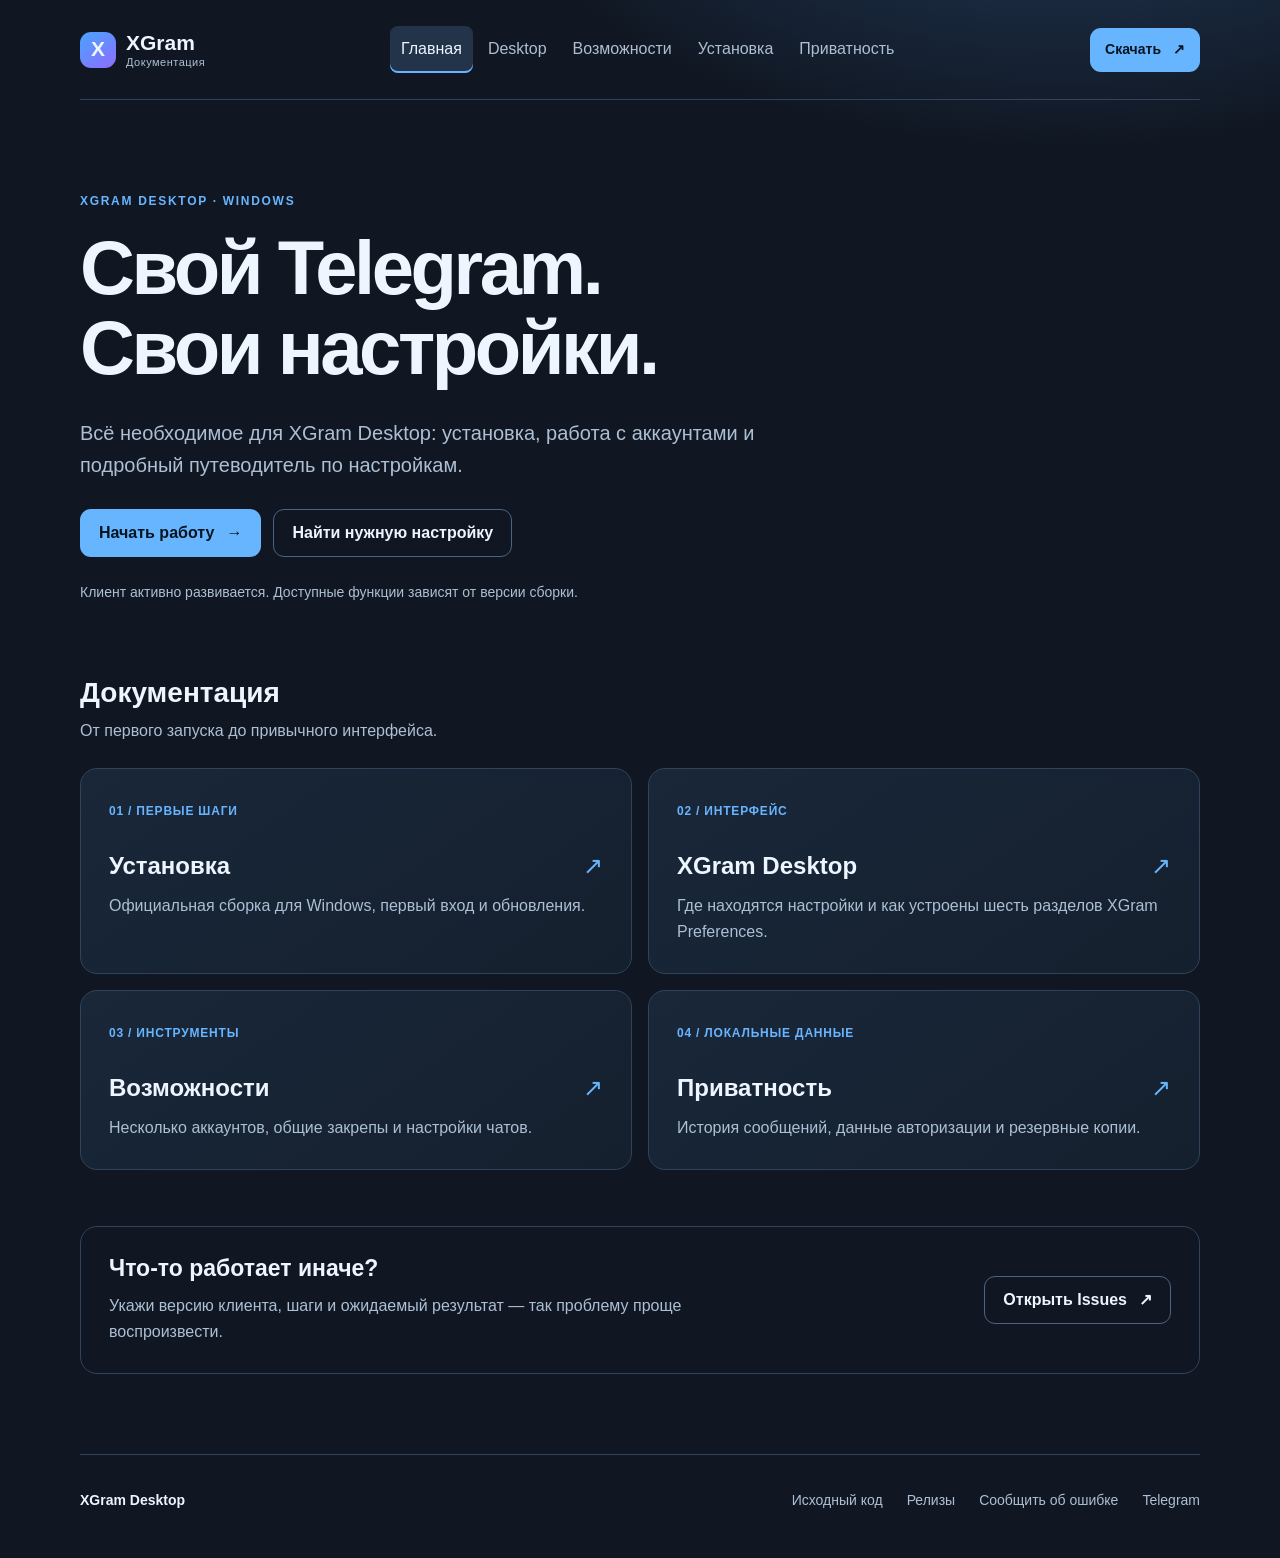
<file: index.html>
<!doctype html>
<html lang="ru">
  <head>
    <meta charset="utf-8" />
    <meta name="viewport" content="width=device-width, initial-scale=1" />
    <link rel="canonical" href="https://xgramdesktop.github.io/XGramDocs/" />
    <title>Документация XGram Desktop</title>
    <meta
      name="description"
      content="Установка XGram Desktop для Windows, возможности клиента, разделы настроек и работа с локальными данными."
    />
    <meta name="theme-color" content="#101722" />
    <meta property="og:type" content="website" />
    <meta property="og:locale" content="ru_RU" />
    <meta property="og:site_name" content="XGram Desktop" />
    <meta property="og:title" content="Документация XGram Desktop" />
    <meta
      property="og:description"
      content="Установка XGram Desktop для Windows, возможности клиента, разделы настроек и работа с локальными данными."
    />
    <meta
      property="og:url"
      content="https://xgramdesktop.github.io/XGramDocs/"
    />
    <link rel="icon" type="image/svg+xml" href="assets/favicon.svg" />
    <link rel="stylesheet" href="assets/xgram.css" />
  </head>
  <body>
    <a class="skip-link" href="#content">Перейти к содержанию</a>
    <header class="topbar">
      <a class="brand" href="index.html"
        ><span class="mark" aria-hidden="true">X</span
        ><span>XGram <span class="brand-note">Документация</span></span></a
      >
      <nav aria-label="Основная навигация">
        <a href="index.html" aria-current="page">Главная</a
        ><a href="desktop.html">Desktop</a
        ><a href="features.html">Возможности</a
        ><a href="installation.html">Установка</a
        ><a href="privacy.html">Приватность</a>
      </nav>
      <a
        class="button small"
        href="https://github.com/XGramDesktop/XGramDesktop/releases"
        >Скачать <span aria-hidden="true">↗</span></a
      >
    </header>
    <main id="content" tabindex="-1">
      <section class="hero" aria-labelledby="welcome">
        <p class="eyebrow">XGRAM DESKTOP · WINDOWS</p>
        <h1 id="welcome">Свой Telegram.<br />Свои настройки.</h1>
        <p class="lead">
          Всё необходимое для XGram Desktop: установка, работа с аккаунтами и
          подробный путеводитель по настройкам.
        </p>
        <div class="actions">
          <a class="button" href="installation.html"
            >Начать работу <span aria-hidden="true">→</span></a
          ><a class="button ghost" href="desktop.html#preferences"
            >Найти нужную настройку</a
          >
        </div>
        <p class="hero-note">
          Клиент активно развивается. Доступные функции зависят от версии
          сборки.
        </p>
      </section>
      <section class="guides" aria-labelledby="guides-title">
        <div class="section-heading">
          <h2 id="guides-title">Документация</h2>
          <p>От первого запуска до привычного интерфейса.</p>
        </div>
        <div class="grid">
          <a class="card" href="installation.html"
            ><span class="card-number">01 / ПЕРВЫЕ ШАГИ</span>
            <h3>Установка <span aria-hidden="true">↗</span></h3>
            <p>Официальная сборка для Windows, первый вход и обновления.</p></a
          >
          <a class="card" href="desktop.html"
            ><span class="card-number">02 / ИНТЕРФЕЙС</span>
            <h3>XGram Desktop <span aria-hidden="true">↗</span></h3>
            <p>
              Где находятся настройки и как устроены шесть разделов XGram
              Preferences.
            </p></a
          >
          <a class="card" href="features.html"
            ><span class="card-number">03 / ИНСТРУМЕНТЫ</span>
            <h3>Возможности <span aria-hidden="true">↗</span></h3>
            <p>Несколько аккаунтов, общие закрепы и настройки чатов.</p></a
          >
          <a class="card" href="privacy.html"
            ><span class="card-number">04 / ЛОКАЛЬНЫЕ ДАННЫЕ</span>
            <h3>Приватность <span aria-hidden="true">↗</span></h3>
            <p>История сообщений, данные авторизации и резервные копии.</p></a
          >
        </div>
      </section>
      <section class="help-panel" aria-labelledby="help-title">
        <div>
          <h2 id="help-title">Что-то работает иначе?</h2>
          <p>
            Укажи версию клиента, шаги и ожидаемый результат — так проблему
            проще воспроизвести.
          </p>
        </div>
        <a
          class="button ghost"
          href="https://github.com/XGramDesktop/XGramDesktop/issues"
          >Открыть Issues <span aria-hidden="true">↗</span></a
        >
      </section>
    </main>
    <footer>
      <a class="footer-brand" href="index.html">XGram Desktop</a>
      <nav aria-label="Полезные ссылки">
        <a href="https://github.com/XGramDesktop/XGramDesktop">Исходный код</a
        ><a href="https://github.com/XGramDesktop/XGramDesktop/releases"
          >Релизы</a
        ><a href="https://github.com/XGramDesktop/XGramDesktop/issues"
          >Сообщить об ошибке</a
        ><a href="https://t.me/tomatuvorsov">Telegram</a>
      </nav>
    </footer>
  </body>
</html>
</file>
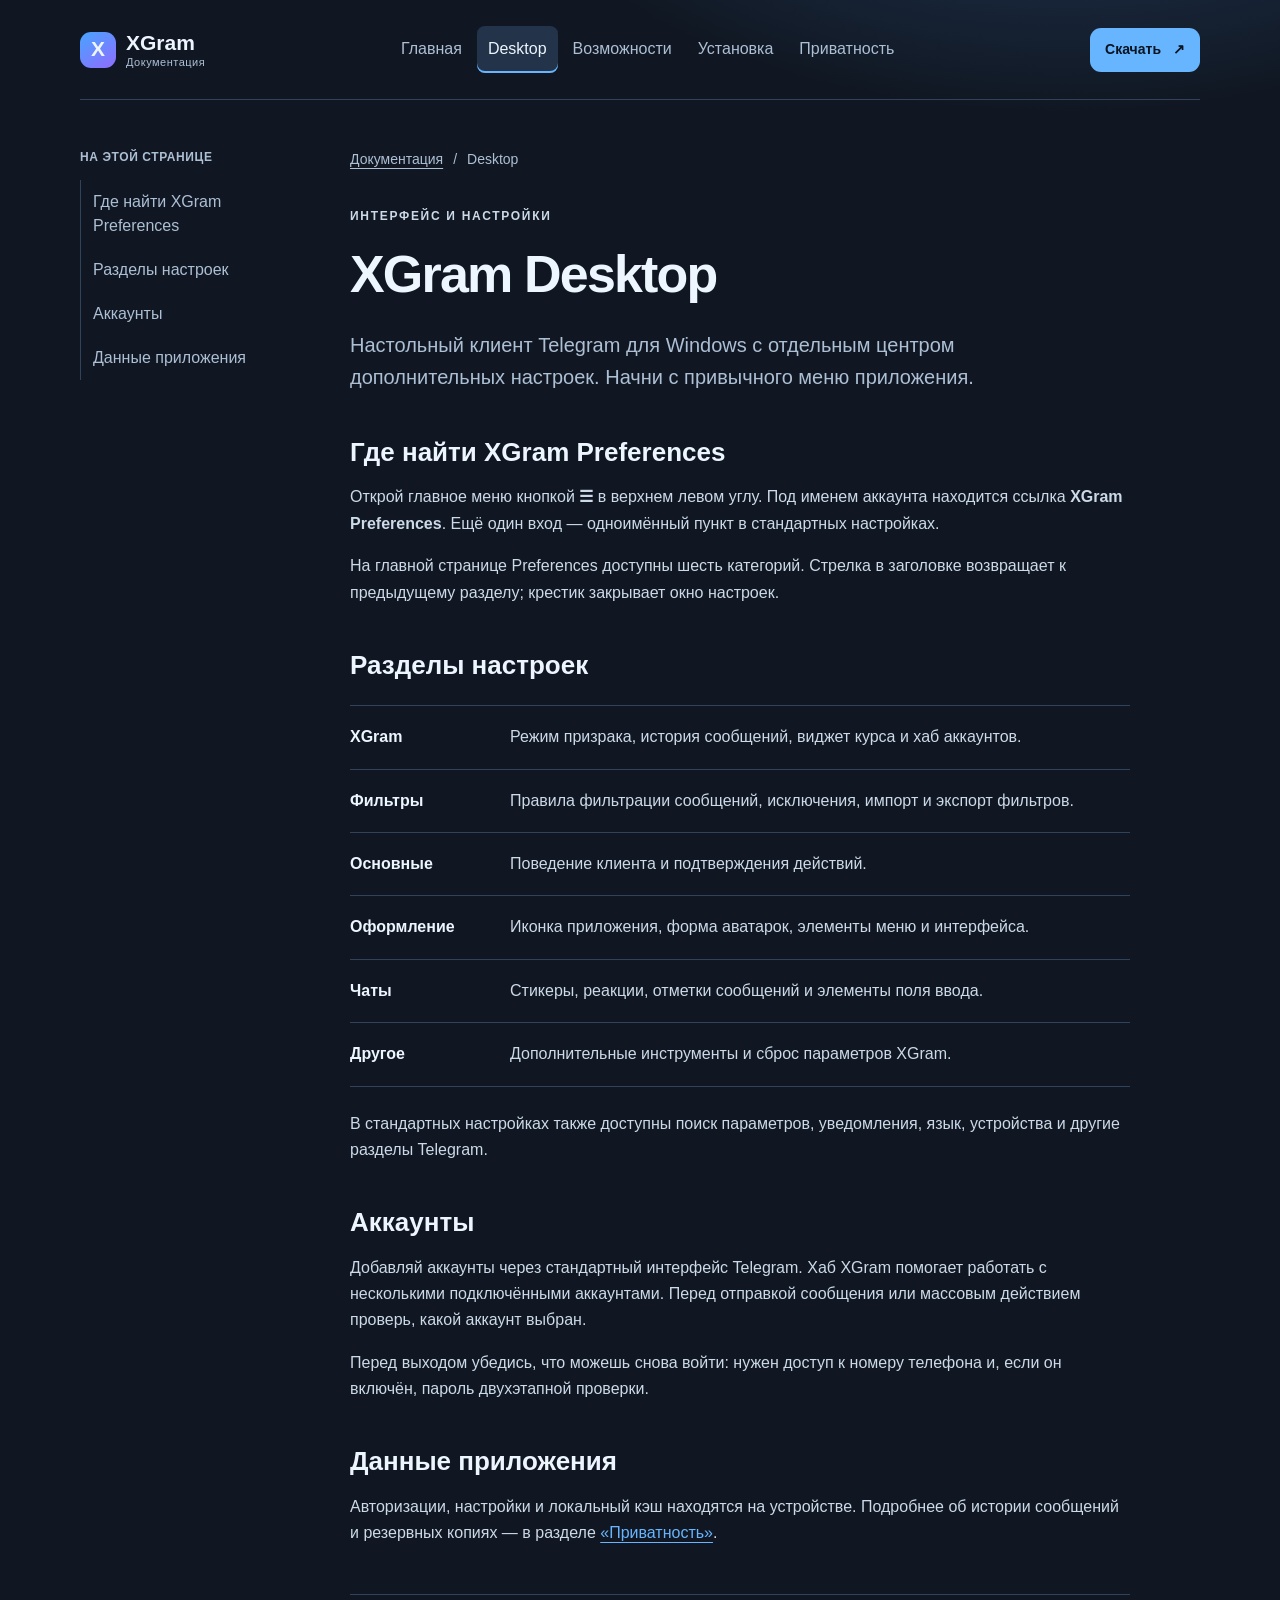
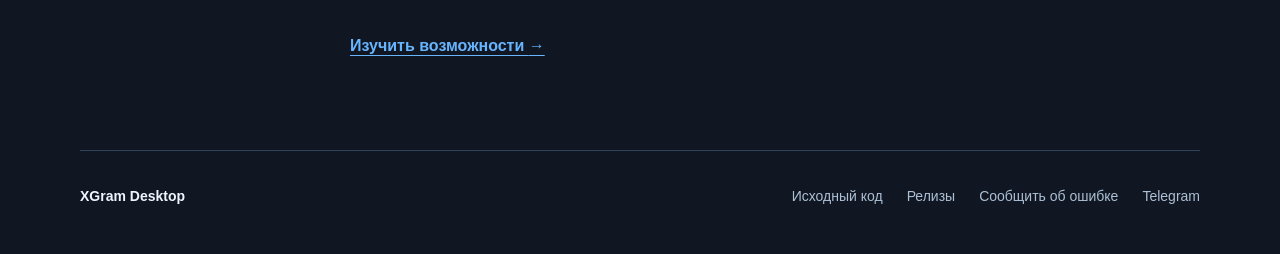
<file: desktop.html>
<!doctype html>
<html lang="ru">
  <head>
    <meta charset="utf-8" />
    <meta name="viewport" content="width=device-width, initial-scale=1" />
    <link
      rel="canonical"
      href="https://xgramdesktop.github.io/XGramDocs/desktop.html"
    />
    <title>Интерфейс и настройки — XGram Desktop</title>
    <meta
      name="description"
      content="Где найти XGram Preferences, как устроены разделы настроек и управление аккаунтами XGram Desktop."
    />
    <meta name="theme-color" content="#101722" />
    <meta property="og:type" content="website" />
    <meta property="og:locale" content="ru_RU" />
    <meta property="og:site_name" content="XGram Desktop" />
    <meta property="og:title" content="Интерфейс и настройки — XGram Desktop" />
    <meta
      property="og:description"
      content="Где найти XGram Preferences, как устроены разделы настроек и управление аккаунтами XGram Desktop."
    />
    <meta
      property="og:url"
      content="https://xgramdesktop.github.io/XGramDocs/desktop.html"
    />
    <link rel="icon" type="image/svg+xml" href="assets/favicon.svg" />
    <link rel="stylesheet" href="assets/xgram.css" />
  </head>
  <body>
    <a class="skip-link" href="#content">Перейти к содержанию</a>
    <header class="topbar">
      <a class="brand" href="index.html"
        ><span class="mark" aria-hidden="true">X</span
        ><span>XGram <span class="brand-note">Документация</span></span></a
      >
      <nav aria-label="Основная навигация">
        <a href="index.html">Главная</a
        ><a href="desktop.html" aria-current="page">Desktop</a
        ><a href="features.html">Возможности</a
        ><a href="installation.html">Установка</a
        ><a href="privacy.html">Приватность</a>
      </nav>
      <a
        class="button small"
        href="https://github.com/XGramDesktop/XGramDesktop/releases"
        >Скачать <span aria-hidden="true">↗</span></a
      >
    </header>
    <main class="doc-layout" id="content" tabindex="-1">
      <aside class="page-nav">
        <nav aria-label="На этой странице">
          <p>На этой странице</p>
          <a href="#preferences">Где найти XGram Preferences</a
          ><a href="#sections">Разделы настроек</a
          ><a href="#accounts">Аккаунты</a><a href="#data">Данные приложения</a>
        </nav>
      </aside>
      <article class="prose">
        <nav class="breadcrumbs" aria-label="Путь к странице">
          <a href="index.html">Документация</a><span aria-hidden="true">/</span
          ><span>Desktop</span>
        </nav>
        <p class="eyebrow">ИНТЕРФЕЙС И НАСТРОЙКИ</p>
        <h1>XGram Desktop</h1>
        <p class="lead">
          Настольный клиент Telegram для Windows с отдельным центром
          дополнительных настроек. Начни с привычного меню приложения.
        </p>
        <section aria-labelledby="preferences">
          <h2 id="preferences">Где найти XGram Preferences</h2>
          <p>
            Открой главное меню кнопкой <strong>☰</strong> в верхнем левом
            углу. Под именем аккаунта находится ссылка
            <strong>XGram Preferences</strong>. Ещё один вход — одноимённый
            пункт в стандартных настройках.
          </p>
          <p>
            На главной странице Preferences доступны шесть категорий. Стрелка в
            заголовке возвращает к предыдущему разделу; крестик закрывает окно
            настроек.
          </p>
        </section>
        <section aria-labelledby="sections">
          <h2 id="sections">Разделы настроек</h2>
          <dl class="settings-list">
            <div>
              <dt>XGram</dt>
              <dd>
                Режим призрака, история сообщений, виджет курса и хаб аккаунтов.
              </dd>
            </div>
            <div>
              <dt>Фильтры</dt>
              <dd>
                Правила фильтрации сообщений, исключения, импорт и экспорт
                фильтров.
              </dd>
            </div>
            <div>
              <dt>Основные</dt>
              <dd>Поведение клиента и подтверждения действий.</dd>
            </div>
            <div>
              <dt>Оформление</dt>
              <dd>
                Иконка приложения, форма аватарок, элементы меню и интерфейса.
              </dd>
            </div>
            <div>
              <dt>Чаты</dt>
              <dd>
                Стикеры, реакции, отметки сообщений и элементы поля ввода.
              </dd>
            </div>
            <div>
              <dt>Другое</dt>
              <dd>Дополнительные инструменты и сброс параметров XGram.</dd>
            </div>
          </dl>
          <p>
            В стандартных настройках также доступны поиск параметров,
            уведомления, язык, устройства и другие разделы Telegram.
          </p>
        </section>
        <section aria-labelledby="accounts">
          <h2 id="accounts">Аккаунты</h2>
          <p>
            Добавляй аккаунты через стандартный интерфейс Telegram. Хаб XGram
            помогает работать с несколькими подключёнными аккаунтами. Перед
            отправкой сообщения или массовым действием проверь, какой аккаунт
            выбран.
          </p>
          <p>
            Перед выходом убедись, что можешь снова войти: нужен доступ к номеру
            телефона и, если он включён, пароль двухэтапной проверки.
          </p>
        </section>
        <section aria-labelledby="data">
          <h2 id="data">Данные приложения</h2>
          <p>
            Авторизации, настройки и локальный кэш находятся на устройстве.
            Подробнее об истории сообщений и резервных копиях — в разделе
            <a href="privacy.html#local-history">«Приватность»</a>.
          </p>
        </section>
        <nav class="next-page" aria-label="Продолжить чтение">
          <a href="features.html"
            >Изучить возможности <span aria-hidden="true">→</span></a
          >
        </nav>
      </article>
    </main>
    <footer>
      <a class="footer-brand" href="index.html">XGram Desktop</a>
      <nav aria-label="Полезные ссылки">
        <a href="https://github.com/XGramDesktop/XGramDesktop">Исходный код</a
        ><a href="https://github.com/XGramDesktop/XGramDesktop/releases"
          >Релизы</a
        ><a href="https://github.com/XGramDesktop/XGramDesktop/issues"
          >Сообщить об ошибке</a
        ><a href="https://t.me/tomatuvorsov">Telegram</a>
      </nav>
    </footer>
  </body>
</html>
</file>
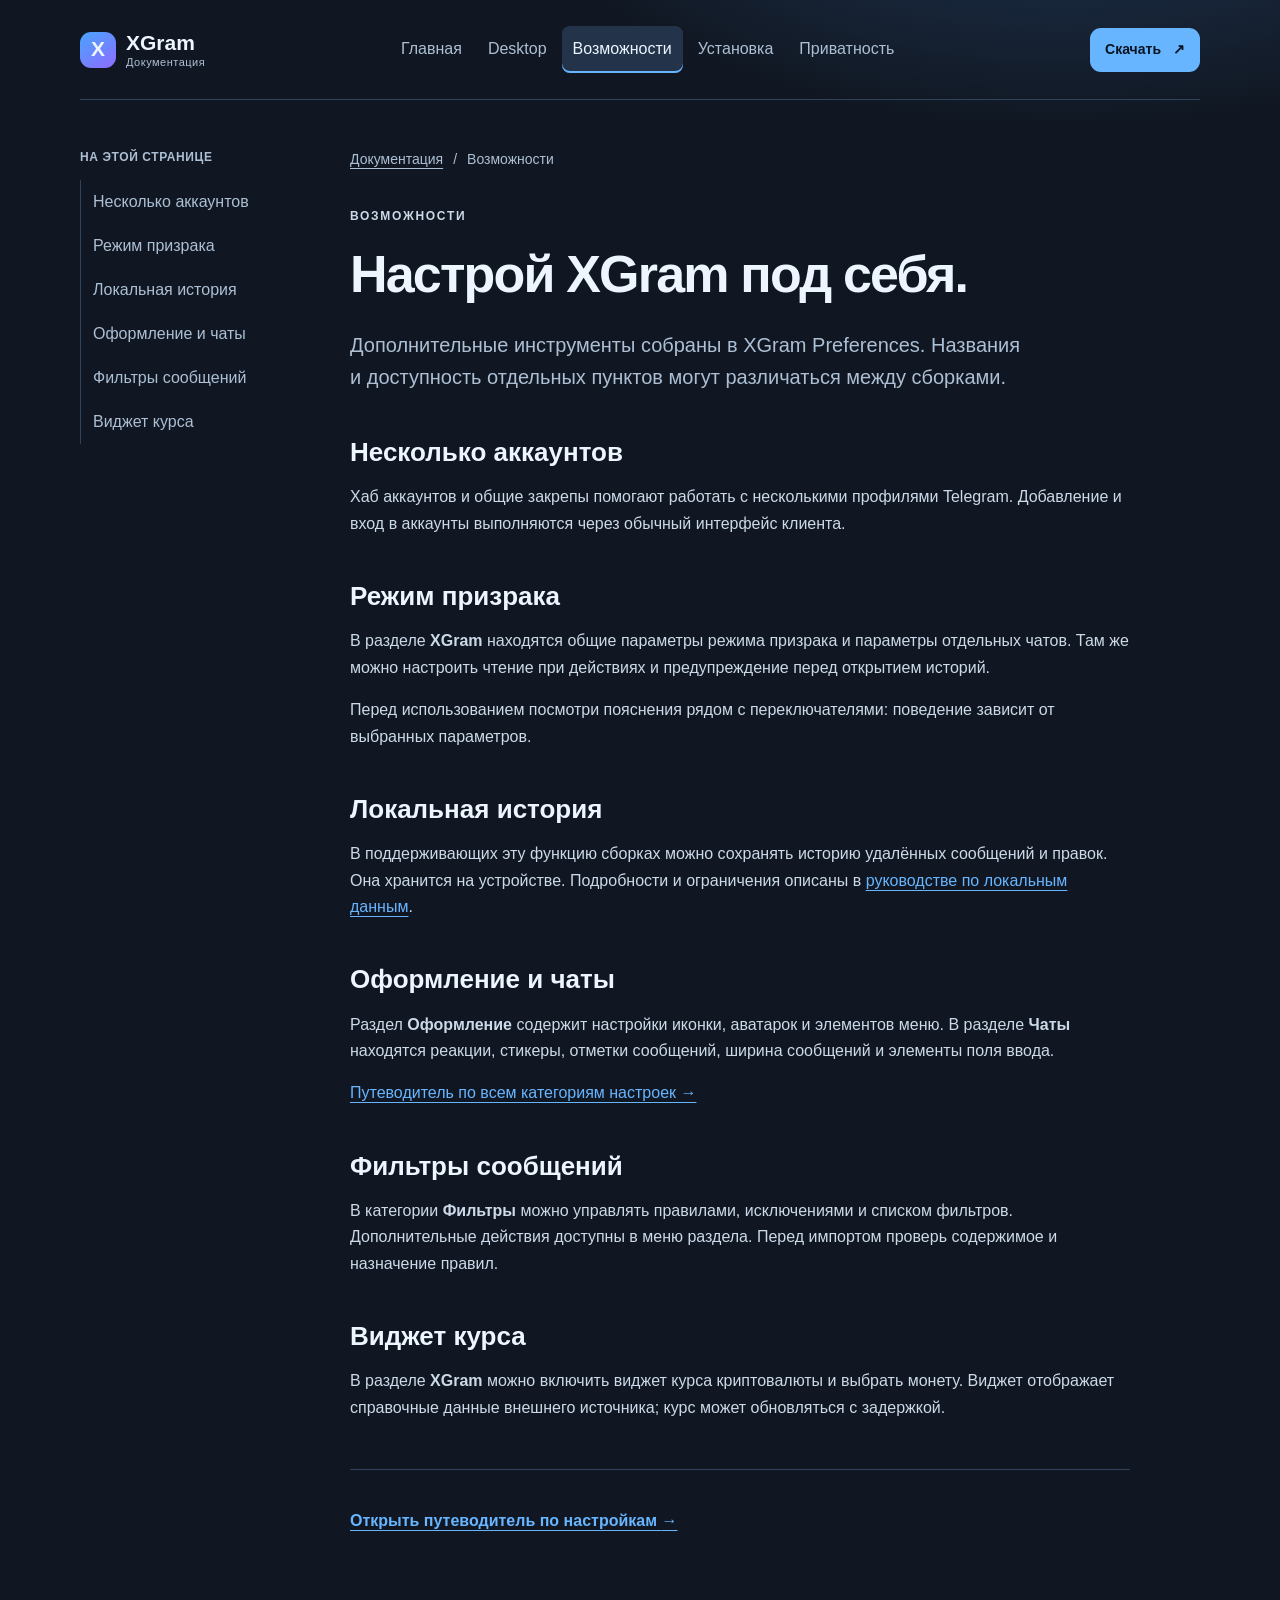
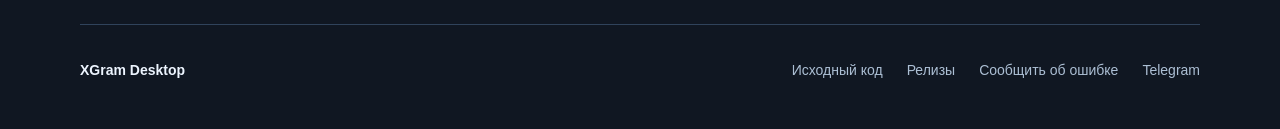
<file: features.html>
<!doctype html>
<html lang="ru">
  <head>
    <meta charset="utf-8" />
    <meta name="viewport" content="width=device-width, initial-scale=1" />
    <link
      rel="canonical"
      href="https://xgramdesktop.github.io/XGramDocs/features.html"
    />
    <title>Возможности — XGram Desktop</title>
    <meta
      name="description"
      content="Мультиаккаунт, общие закрепы, режим призрака, история сообщений и настройка интерфейса XGram Desktop."
    />
    <meta name="theme-color" content="#101722" />
    <meta property="og:type" content="website" />
    <meta property="og:locale" content="ru_RU" />
    <meta property="og:site_name" content="XGram Desktop" />
    <meta property="og:title" content="Возможности — XGram Desktop" />
    <meta
      property="og:description"
      content="Мультиаккаунт, общие закрепы, режим призрака, история сообщений и настройка интерфейса XGram Desktop."
    />
    <meta
      property="og:url"
      content="https://xgramdesktop.github.io/XGramDocs/features.html"
    />
    <link rel="icon" type="image/svg+xml" href="assets/favicon.svg" />
    <link rel="stylesheet" href="assets/xgram.css" />
  </head>
  <body>
    <a class="skip-link" href="#content">Перейти к содержанию</a>
    <header class="topbar">
      <a class="brand" href="index.html"
        ><span class="mark" aria-hidden="true">X</span
        ><span>XGram <span class="brand-note">Документация</span></span></a
      >
      <nav aria-label="Основная навигация">
        <a href="index.html">Главная</a><a href="desktop.html">Desktop</a
        ><a href="features.html" aria-current="page">Возможности</a
        ><a href="installation.html">Установка</a
        ><a href="privacy.html">Приватность</a>
      </nav>
      <a
        class="button small"
        href="https://github.com/XGramDesktop/XGramDesktop/releases"
        >Скачать <span aria-hidden="true">↗</span></a
      >
    </header>
    <main class="doc-layout" id="content" tabindex="-1">
      <aside class="page-nav">
        <nav aria-label="На этой странице">
          <p>На этой странице</p>
          <a href="#accounts">Несколько аккаунтов</a
          ><a href="#ghost">Режим призрака</a
          ><a href="#history">Локальная история</a
          ><a href="#appearance">Оформление и чаты</a
          ><a href="#filters">Фильтры сообщений</a
          ><a href="#ticker">Виджет курса</a>
        </nav>
      </aside>
      <article class="prose">
        <nav class="breadcrumbs" aria-label="Путь к странице">
          <a href="index.html">Документация</a><span aria-hidden="true">/</span
          ><span>Возможности</span>
        </nav>
        <p class="eyebrow">ВОЗМОЖНОСТИ</p>
        <h1>Настрой XGram под себя.</h1>
        <p class="lead">
          Дополнительные инструменты собраны в XGram Preferences. Названия и
          доступность отдельных пунктов могут различаться между сборками.
        </p>
        <section aria-labelledby="accounts">
          <h2 id="accounts">Несколько аккаунтов</h2>
          <p>
            Хаб аккаунтов и общие закрепы помогают работать с несколькими
            профилями Telegram. Добавление и вход в аккаунты выполняются через
            обычный интерфейс клиента.
          </p>
        </section>
        <section aria-labelledby="ghost">
          <h2 id="ghost">Режим призрака</h2>
          <p>
            В разделе <strong>XGram</strong> находятся общие параметры режима
            призрака и параметры отдельных чатов. Там же можно настроить чтение
            при действиях и предупреждение перед открытием историй.
          </p>
          <p>
            Перед использованием посмотри пояснения рядом с переключателями:
            поведение зависит от выбранных параметров.
          </p>
        </section>
        <section aria-labelledby="history">
          <h2 id="history">Локальная история</h2>
          <p>
            В поддерживающих эту функцию сборках можно сохранять историю
            удалённых сообщений и правок. Она хранится на устройстве.
            Подробности и ограничения описаны в
            <a href="privacy.html#local-history"
              >руководстве по локальным данным</a
            >.
          </p>
        </section>
        <section aria-labelledby="appearance">
          <h2 id="appearance">Оформление и чаты</h2>
          <p>
            Раздел <strong>Оформление</strong> содержит настройки иконки,
            аватарок и элементов меню. В разделе <strong>Чаты</strong> находятся
            реакции, стикеры, отметки сообщений, ширина сообщений и элементы
            поля ввода.
          </p>
          <p>
            <a href="desktop.html#sections"
              >Путеводитель по всем категориям настроек →</a
            >
          </p>
        </section>
        <section aria-labelledby="filters">
          <h2 id="filters">Фильтры сообщений</h2>
          <p>
            В категории <strong>Фильтры</strong> можно управлять правилами,
            исключениями и списком фильтров. Дополнительные действия доступны в
            меню раздела. Перед импортом проверь содержимое и назначение правил.
          </p>
        </section>
        <section aria-labelledby="ticker">
          <h2 id="ticker">Виджет курса</h2>
          <p>
            В разделе <strong>XGram</strong> можно включить виджет курса
            криптовалюты и выбрать монету. Виджет отображает справочные данные
            внешнего источника; курс может обновляться с задержкой.
          </p>
        </section>
        <nav class="next-page" aria-label="Продолжить чтение">
          <a href="desktop.html"
            >Открыть путеводитель по настройкам
            <span aria-hidden="true">→</span></a
          >
        </nav>
      </article>
    </main>
    <footer>
      <a class="footer-brand" href="index.html">XGram Desktop</a>
      <nav aria-label="Полезные ссылки">
        <a href="https://github.com/XGramDesktop/XGramDesktop">Исходный код</a
        ><a href="https://github.com/XGramDesktop/XGramDesktop/releases"
          >Релизы</a
        ><a href="https://github.com/XGramDesktop/XGramDesktop/issues"
          >Сообщить об ошибке</a
        ><a href="https://t.me/tomatuvorsov">Telegram</a>
      </nav>
    </footer>
  </body>
</html>
</file>
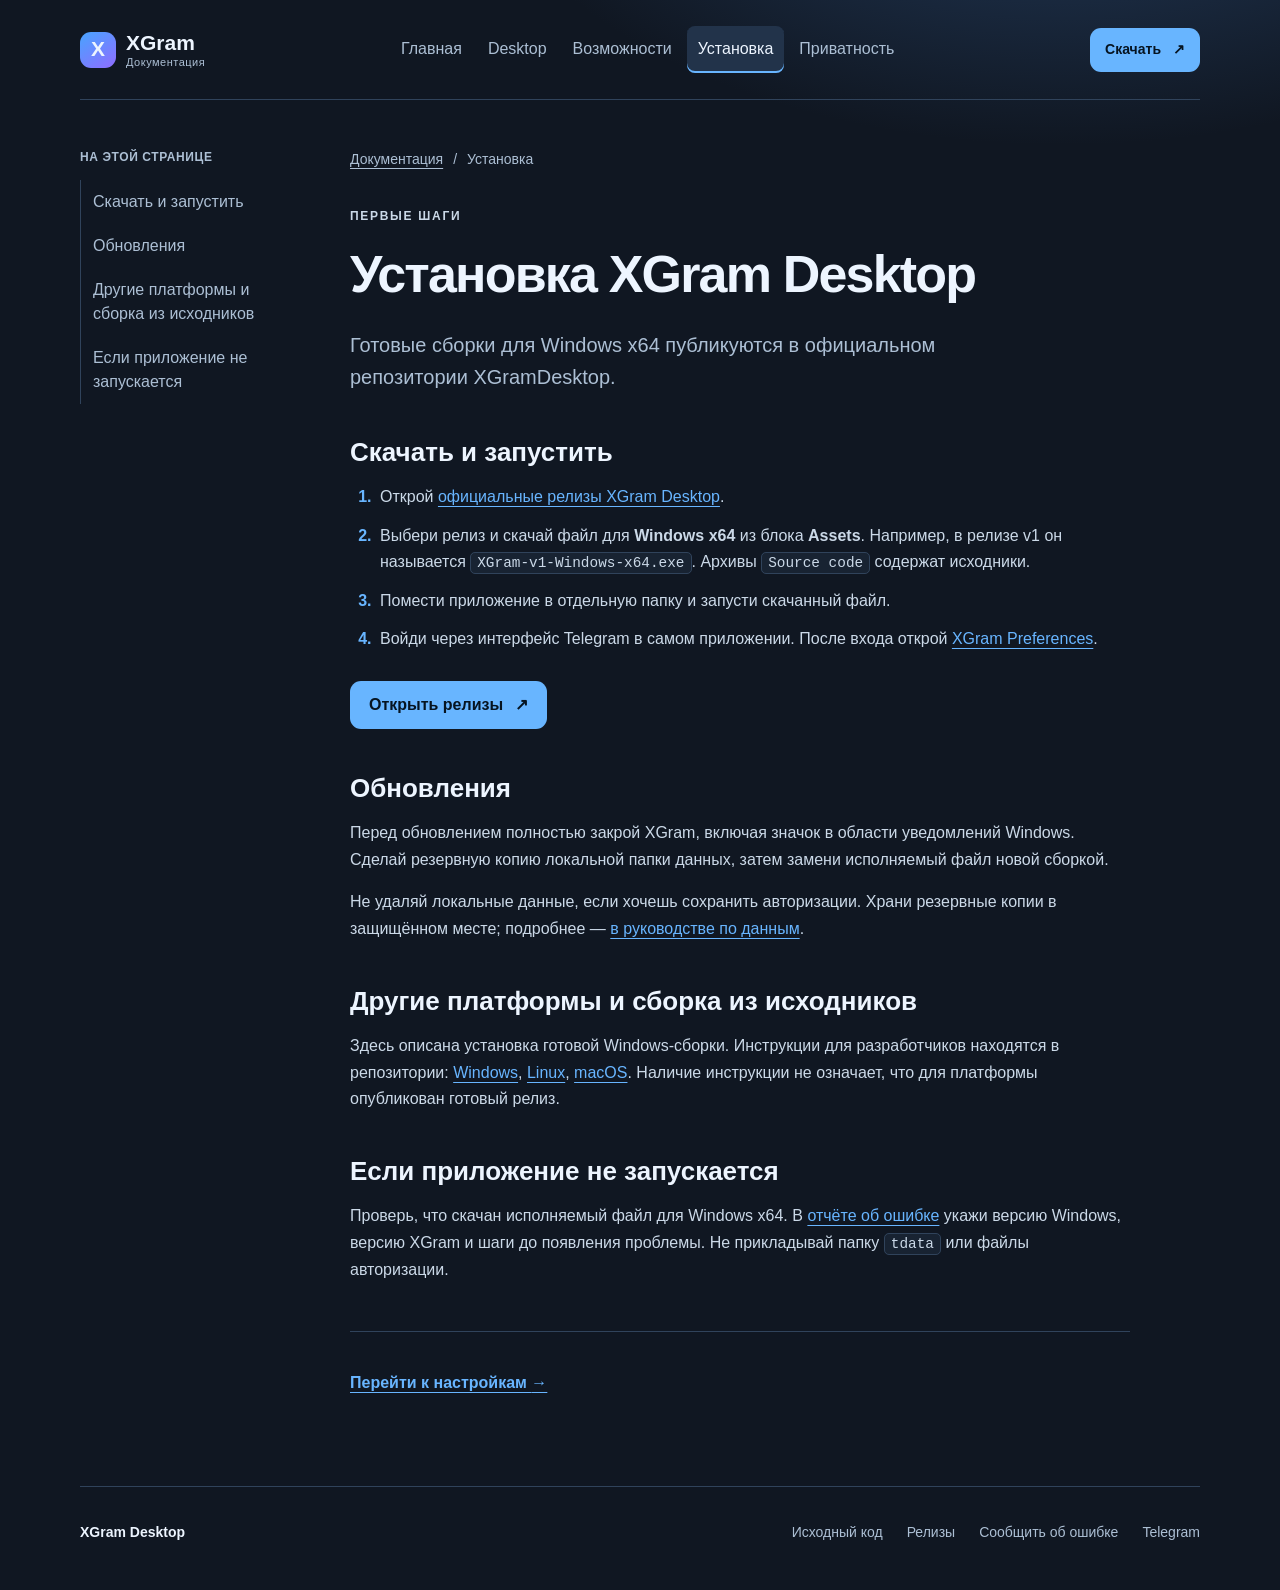
<file: installation.html>
<!doctype html>
<html lang="ru">
  <head>
    <meta charset="utf-8" />
    <meta name="viewport" content="width=device-width, initial-scale=1" />
    <link
      rel="canonical"
      href="https://xgramdesktop.github.io/XGramDocs/installation.html"
    />
    <title>Установка для Windows — XGram Desktop</title>
    <meta
      name="description"
      content="Как скачать официальную сборку XGram Desktop для Windows x64, войти в аккаунт и обновить приложение."
    />
    <meta name="theme-color" content="#101722" />
    <meta property="og:type" content="website" />
    <meta property="og:locale" content="ru_RU" />
    <meta property="og:site_name" content="XGram Desktop" />
    <meta property="og:title" content="Установка для Windows — XGram Desktop" />
    <meta
      property="og:description"
      content="Как скачать официальную сборку XGram Desktop для Windows x64, войти в аккаунт и обновить приложение."
    />
    <meta
      property="og:url"
      content="https://xgramdesktop.github.io/XGramDocs/installation.html"
    />
    <link rel="icon" type="image/svg+xml" href="assets/favicon.svg" />
    <link rel="stylesheet" href="assets/xgram.css" />
  </head>
  <body>
    <a class="skip-link" href="#content">Перейти к содержанию</a>
    <header class="topbar">
      <a class="brand" href="index.html"
        ><span class="mark" aria-hidden="true">X</span
        ><span>XGram <span class="brand-note">Документация</span></span></a
      >
      <nav aria-label="Основная навигация">
        <a href="index.html">Главная</a><a href="desktop.html">Desktop</a
        ><a href="features.html">Возможности</a
        ><a href="installation.html" aria-current="page">Установка</a
        ><a href="privacy.html">Приватность</a>
      </nav>
      <a
        class="button small"
        href="https://github.com/XGramDesktop/XGramDesktop/releases"
        >Скачать <span aria-hidden="true">↗</span></a
      >
    </header>
    <main class="doc-layout" id="content" tabindex="-1">
      <aside class="page-nav">
        <nav aria-label="На этой странице">
          <p>На этой странице</p>
          <a href="#windows">Скачать и запустить</a
          ><a href="#updates">Обновления</a
          ><a href="#other-platforms">Другие платформы и сборка из исходников</a
          ><a href="#help">Если приложение не запускается</a>
        </nav>
      </aside>
      <article class="prose">
        <nav class="breadcrumbs" aria-label="Путь к странице">
          <a href="index.html">Документация</a><span aria-hidden="true">/</span
          ><span>Установка</span>
        </nav>
        <p class="eyebrow">ПЕРВЫЕ ШАГИ</p>
        <h1>Установка XGram Desktop</h1>
        <p class="lead">
          Готовые сборки для Windows x64 публикуются в официальном репозитории
          XGramDesktop.
        </p>
        <section aria-labelledby="windows">
          <h2 id="windows">Скачать и запустить</h2>
          <ol class="steps">
            <li>
              Открой
              <a href="https://github.com/XGramDesktop/XGramDesktop/releases"
                >официальные релизы XGram Desktop</a
              >.
            </li>
            <li>
              Выбери релиз и скачай файл для <strong>Windows x64</strong> из
              блока <strong>Assets</strong>. Например, в релизе v1 он называется
              <code>XGram-v1-Windows-x64.exe</code>. Архивы
              <code>Source code</code> содержат исходники.
            </li>
            <li>
              Помести приложение в отдельную папку и запусти скачанный файл.
            </li>
            <li>
              Войди через интерфейс Telegram в самом приложении. После входа
              открой <a href="desktop.html#preferences">XGram Preferences</a>.
            </li>
          </ol>
          <div class="actions">
            <a
              class="button"
              href="https://github.com/XGramDesktop/XGramDesktop/releases"
              >Открыть релизы <span aria-hidden="true">↗</span></a
            >
          </div>
        </section>
        <section aria-labelledby="updates">
          <h2 id="updates">Обновления</h2>
          <p>
            Перед обновлением полностью закрой XGram, включая значок в области
            уведомлений Windows. Сделай резервную копию локальной папки данных,
            затем замени исполняемый файл новой сборкой.
          </p>
          <p>
            Не удаляй локальные данные, если хочешь сохранить авторизации. Храни
            резервные копии в защищённом месте; подробнее —
            <a href="privacy.html#backups">в руководстве по данным</a>.
          </p>
        </section>
        <section aria-labelledby="other-platforms">
          <h2 id="other-platforms">Другие платформы и сборка из исходников</h2>
          <p>
            Здесь описана установка готовой Windows-сборки. Инструкции для
            разработчиков находятся в репозитории:
            <a
              href="https://github.com/XGramDesktop/XGramDesktop/blob/main/docs/building-win-x64.md"
              >Windows</a
            >,
            <a
              href="https://github.com/XGramDesktop/XGramDesktop/blob/main/docs/building-linux.md"
              >Linux</a
            >,
            <a
              href="https://github.com/XGramDesktop/XGramDesktop/blob/main/docs/building-mac.md"
              >macOS</a
            >. Наличие инструкции не означает, что для платформы опубликован
            готовый релиз.
          </p>
        </section>
        <section aria-labelledby="help">
          <h2 id="help">Если приложение не запускается</h2>
          <p>
            Проверь, что скачан исполняемый файл для Windows x64. В
            <a href="https://github.com/XGramDesktop/XGramDesktop/issues"
              >отчёте об ошибке</a
            >
            укажи версию Windows, версию XGram и шаги до появления проблемы. Не
            прикладывай папку <code>tdata</code> или файлы авторизации.
          </p>
        </section>
        <nav class="next-page" aria-label="Продолжить чтение">
          <a href="desktop.html"
            >Перейти к настройкам <span aria-hidden="true">→</span></a
          >
        </nav>
      </article>
    </main>
    <footer>
      <a class="footer-brand" href="index.html">XGram Desktop</a>
      <nav aria-label="Полезные ссылки">
        <a href="https://github.com/XGramDesktop/XGramDesktop">Исходный код</a
        ><a href="https://github.com/XGramDesktop/XGramDesktop/releases"
          >Релизы</a
        ><a href="https://github.com/XGramDesktop/XGramDesktop/issues"
          >Сообщить об ошибке</a
        ><a href="https://t.me/tomatuvorsov">Telegram</a>
      </nav>
    </footer>
  </body>
</html>
</file>
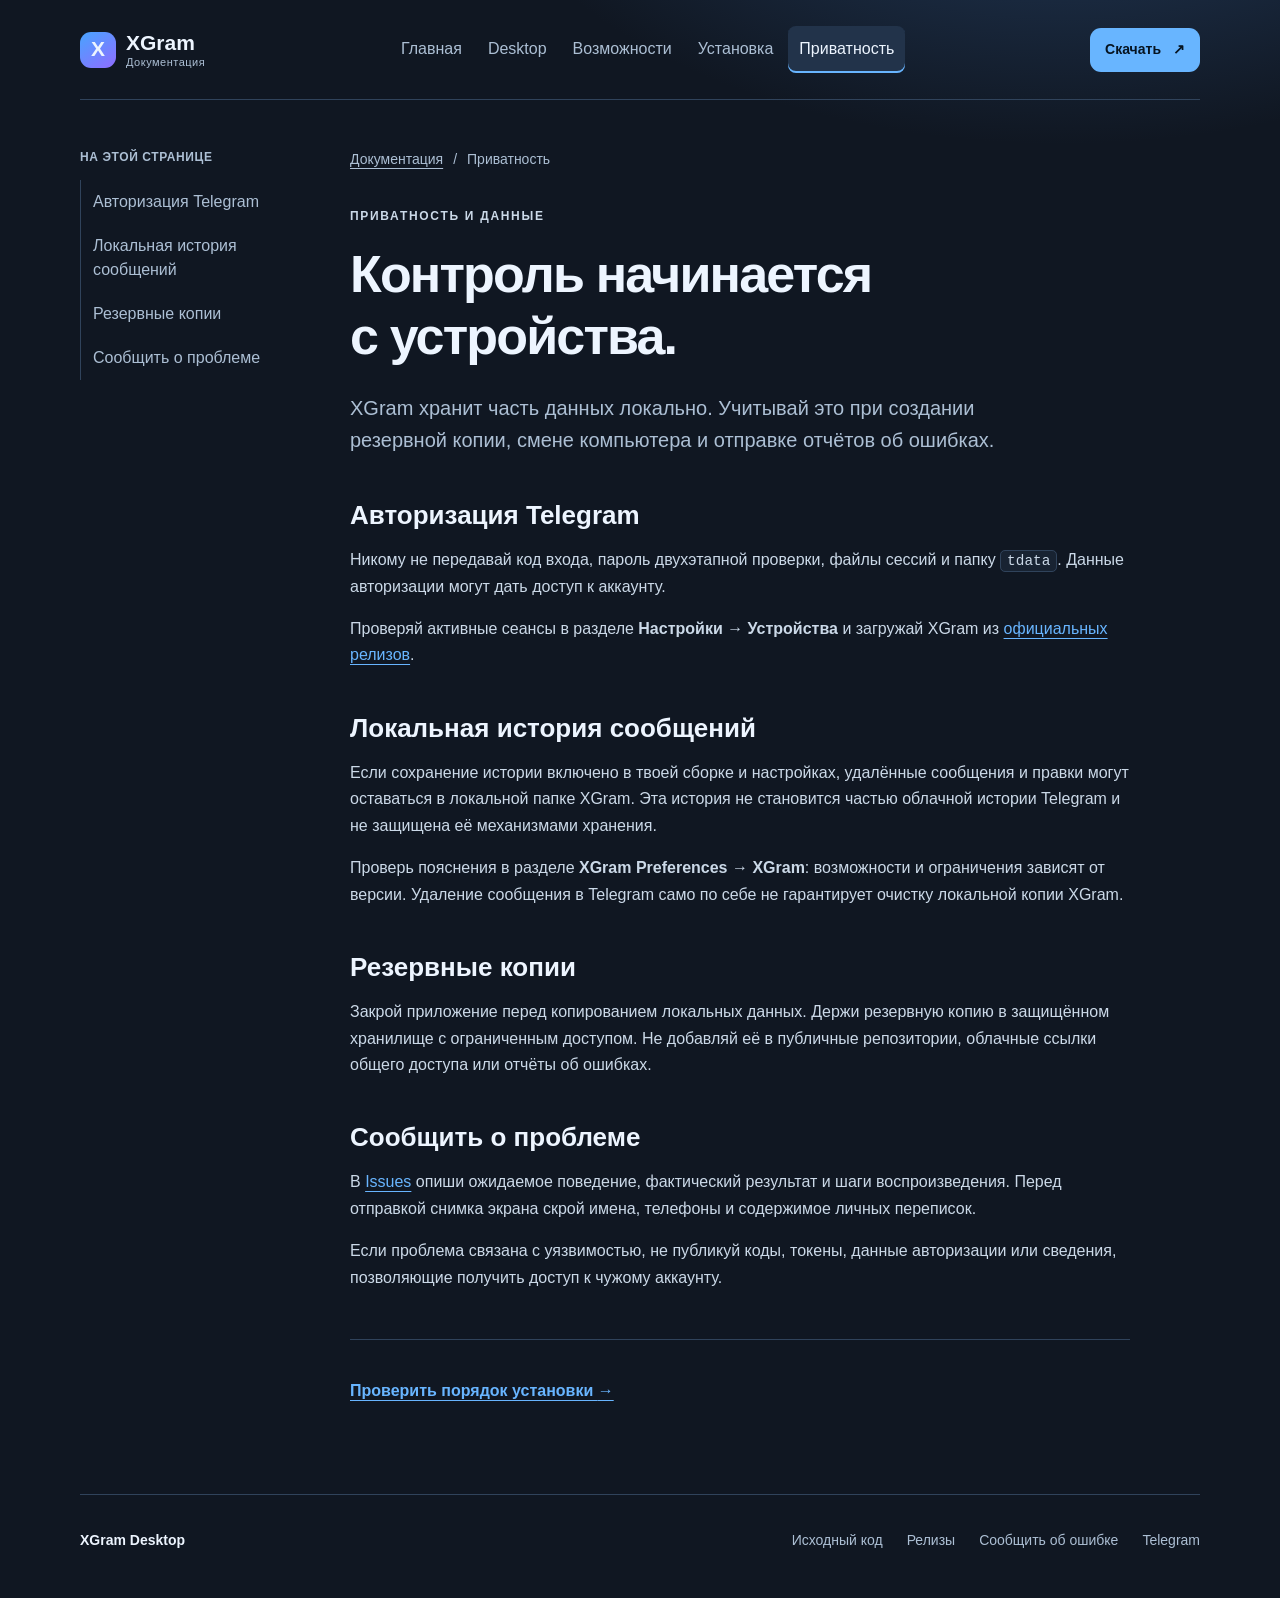
<file: privacy.html>
<!doctype html>
<html lang="ru">
  <head>
    <meta charset="utf-8" />
    <meta name="viewport" content="width=device-width, initial-scale=1" />
    <link
      rel="canonical"
      href="https://xgramdesktop.github.io/XGramDocs/privacy.html"
    />
    <title>Приватность и локальные данные — XGram Desktop</title>
    <meta
      name="description"
      content="Локальная история XGram, данные авторизации Telegram, резервные копии и безопасная отправка отчётов об ошибках."
    />
    <meta name="theme-color" content="#101722" />
    <meta property="og:type" content="website" />
    <meta property="og:locale" content="ru_RU" />
    <meta property="og:site_name" content="XGram Desktop" />
    <meta
      property="og:title"
      content="Приватность и локальные данные — XGram Desktop"
    />
    <meta
      property="og:description"
      content="Локальная история XGram, данные авторизации Telegram, резервные копии и безопасная отправка отчётов об ошибках."
    />
    <meta
      property="og:url"
      content="https://xgramdesktop.github.io/XGramDocs/privacy.html"
    />
    <link rel="icon" type="image/svg+xml" href="assets/favicon.svg" />
    <link rel="stylesheet" href="assets/xgram.css" />
  </head>
  <body>
    <a class="skip-link" href="#content">Перейти к содержанию</a>
    <header class="topbar">
      <a class="brand" href="index.html"
        ><span class="mark" aria-hidden="true">X</span
        ><span>XGram <span class="brand-note">Документация</span></span></a
      >
      <nav aria-label="Основная навигация">
        <a href="index.html">Главная</a><a href="desktop.html">Desktop</a
        ><a href="features.html">Возможности</a
        ><a href="installation.html">Установка</a
        ><a href="privacy.html" aria-current="page">Приватность</a>
      </nav>
      <a
        class="button small"
        href="https://github.com/XGramDesktop/XGramDesktop/releases"
        >Скачать <span aria-hidden="true">↗</span></a
      >
    </header>
    <main class="doc-layout" id="content" tabindex="-1">
      <aside class="page-nav">
        <nav aria-label="На этой странице">
          <p>На этой странице</p>
          <a href="#account">Авторизация Telegram</a
          ><a href="#local-history">Локальная история сообщений</a
          ><a href="#backups">Резервные копии</a
          ><a href="#reports">Сообщить о проблеме</a>
        </nav>
      </aside>
      <article class="prose">
        <nav class="breadcrumbs" aria-label="Путь к странице">
          <a href="index.html">Документация</a><span aria-hidden="true">/</span
          ><span>Приватность</span>
        </nav>
        <p class="eyebrow">ПРИВАТНОСТЬ И ДАННЫЕ</p>
        <h1>Контроль начинается с устройства.</h1>
        <p class="lead">
          XGram хранит часть данных локально. Учитывай это при создании
          резервной копии, смене компьютера и отправке отчётов об ошибках.
        </p>
        <section aria-labelledby="account">
          <h2 id="account">Авторизация Telegram</h2>
          <p>
            Никому не передавай код входа, пароль двухэтапной проверки, файлы
            сессий и папку <code>tdata</code>. Данные авторизации могут дать
            доступ к аккаунту.
          </p>
          <p>
            Проверяй активные сеансы в разделе
            <strong>Настройки → Устройства</strong> и загружай XGram из
            <a href="https://github.com/XGramDesktop/XGramDesktop/releases"
              >официальных релизов</a
            >.
          </p>
        </section>
        <section aria-labelledby="local-history">
          <h2 id="local-history">Локальная история сообщений</h2>
          <p>
            Если сохранение истории включено в твоей сборке и настройках,
            удалённые сообщения и правки могут оставаться в локальной папке
            XGram. Эта история не становится частью облачной истории Telegram и
            не защищена её механизмами хранения.
          </p>
          <p>
            Проверь пояснения в разделе
            <strong>XGram Preferences → XGram</strong>: возможности и
            ограничения зависят от версии. Удаление сообщения в Telegram само по
            себе не гарантирует очистку локальной копии XGram.
          </p>
        </section>
        <section aria-labelledby="backups">
          <h2 id="backups">Резервные копии</h2>
          <p>
            Закрой приложение перед копированием локальных данных. Держи
            резервную копию в защищённом хранилище с ограниченным доступом. Не
            добавляй её в публичные репозитории, облачные ссылки общего доступа
            или отчёты об ошибках.
          </p>
        </section>
        <section aria-labelledby="reports">
          <h2 id="reports">Сообщить о проблеме</h2>
          <p>
            В
            <a href="https://github.com/XGramDesktop/XGramDesktop/issues"
              >Issues</a
            >
            опиши ожидаемое поведение, фактический результат и шаги
            воспроизведения. Перед отправкой снимка экрана скрой имена, телефоны
            и содержимое личных переписок.
          </p>
          <p>
            Если проблема связана с уязвимостью, не публикуй коды, токены,
            данные авторизации или сведения, позволяющие получить доступ к
            чужому аккаунту.
          </p>
        </section>
        <nav class="next-page" aria-label="Продолжить чтение">
          <a href="installation.html"
            >Проверить порядок установки <span aria-hidden="true">→</span></a
          >
        </nav>
      </article>
    </main>
    <footer>
      <a class="footer-brand" href="index.html">XGram Desktop</a>
      <nav aria-label="Полезные ссылки">
        <a href="https://github.com/XGramDesktop/XGramDesktop">Исходный код</a
        ><a href="https://github.com/XGramDesktop/XGramDesktop/releases"
          >Релизы</a
        ><a href="https://github.com/XGramDesktop/XGramDesktop/issues"
          >Сообщить об ошибке</a
        ><a href="https://t.me/tomatuvorsov">Telegram</a>
      </nav>
    </footer>
  </body>
</html>
</file>
<file: assets/xgram.css>
:root {
  color-scheme: dark;
  --bg: #101722;
  --panel: #182332;
  --line: #30435b;
  --text: #edf5ff;
  --muted: #acbfd4;
  --accent: #68b5ff;
  --accent2: #9e85ff;
}
* {
  box-sizing: border-box;
}
html {
  scroll-padding-top: 24px;
}
body {
  margin: 0;
  background:
    radial-gradient(850px 480px at 83% -12%, #253f62 0%, transparent 70%),
    var(--bg);
  color: var(--text);
  font:
    16px/1.65 "Segoe UI",
    Arial,
    sans-serif;
  overflow-wrap: break-word;
}
a {
  color: var(--accent);
  text-underline-offset: 4px;
}
a:hover {
  color: #b8dfff;
}
a:focus-visible {
  outline: 3px solid #b8dfff;
  outline-offset: 4px;
  border-radius: 4px;
}
main:focus {
  outline: none;
}
::selection {
  background: #395778;
  color: #fff;
}
.topbar,
main,
footer {
  width: min(1120px, calc(100% - 48px));
  margin-inline: auto;
}
.skip-link {
  position: fixed;
  z-index: 10;
  top: 12px;
  left: 12px;
  padding: 12px 18px;
  background: var(--text);
  color: var(--bg);
  transform: translateY(-160%);
}
.skip-link:focus {
  transform: none;
  color: var(--bg);
}
.topbar {
  min-height: 100px;
  display: flex;
  align-items: center;
  gap: 24px;
  padding-block: 16px;
  border-bottom: 1px solid var(--line);
}
.brand {
  display: flex;
  flex-shrink: 0;
  align-items: center;
  gap: 10px;
  color: var(--text);
  text-decoration: none;
  font-size: 21px;
  font-weight: 750;
  line-height: 1.25;
}
.brand:hover {
  color: var(--text);
}
.brand-note {
  display: block;
  color: var(--muted);
  font-size: 11px;
  font-weight: 400;
  letter-spacing: 0.5px;
}
.mark {
  display: grid;
  place-items: center;
  width: 36px;
  height: 36px;
  border-radius: 11px;
  background: linear-gradient(145deg, #48a4ff, #8f6cff);
  font-size: 21px;
  font-weight: 900;
}
.topbar nav {
  display: flex;
  flex: 1;
  justify-content: center;
  flex-wrap: wrap;
  gap: 4px;
}
.topbar nav a {
  padding: 10px 11px;
  color: var(--muted);
  text-decoration: none;
  border-radius: 8px;
}
.topbar nav a:hover,
.topbar nav a[aria-current="page"] {
  color: var(--text);
  background: #22334a;
}
.topbar nav a[aria-current="page"] {
  box-shadow: inset 0 -2px var(--accent);
}
.button {
  display: inline-flex;
  align-items: center;
  justify-content: center;
  gap: 12px;
  min-height: 48px;
  border: 1px solid transparent;
  border-radius: 11px;
  padding: 10px 18px;
  background: var(--accent);
  color: #061421;
  text-decoration: none;
  font-weight: 700;
  text-align: center;
}
.button:hover {
  background: #a1d2ff;
  color: #061421;
}
.button.ghost {
  background: transparent;
  border-color: #4c6481;
  color: var(--text);
}
.button.ghost:hover {
  background: #22334a;
  border-color: var(--accent);
}
.button.small {
  flex-shrink: 0;
  min-height: 44px;
  padding: 8px 14px;
  font-size: 14px;
}
.hero {
  padding: 92px 0 72px;
  max-width: 850px;
}
.eyebrow {
  color: var(--accent);
  font-size: 12px;
  letter-spacing: 1.7px;
  font-weight: 750;
  margin: 0 0 16px;
}
h1,
h2,
h3 {
  line-height: 1.2;
  text-wrap: balance;
}
.hero h1 {
  font-size: clamp(40px, 6vw, 76px);
  line-height: 1.06;
  letter-spacing: -0.045em;
  margin: 0 0 28px;
}
.lead {
  max-width: 680px;
  color: var(--muted);
  font-size: 20px;
  line-height: 1.6;
  margin: 0 0 24px;
}
.actions {
  display: flex;
  flex-wrap: wrap;
  gap: 12px;
  margin-top: 28px;
}
.hero-note {
  color: var(--muted);
  font-size: 14px;
  margin: 24px 0 0;
}
.section-heading {
  margin-bottom: 24px;
}
.section-heading h2 {
  margin: 0 0 8px;
  font-size: 28px;
}
.section-heading p {
  margin: 0;
  color: var(--muted);
}
.grid {
  display: grid;
  grid-template-columns: repeat(2, minmax(0, 1fr));
  gap: 16px;
}
.card {
  display: block;
  padding: 28px;
  border: 1px solid var(--line);
  border-radius: 17px;
  background: linear-gradient(145deg, #192739, #15202e);
  color: var(--text);
  text-decoration: none;
  transition:
    transform 0.18s,
    border-color 0.18s;
}
.card:hover {
  transform: translateY(-3px);
  border-color: var(--accent);
  color: var(--text);
}
.card-number {
  color: var(--accent);
  font-size: 12px;
  font-weight: 700;
  letter-spacing: 0.8px;
}
.card h3 {
  display: flex;
  justify-content: space-between;
  gap: 12px;
  margin: 28px 0 12px;
  font-size: 24px;
}
.card h3 span {
  color: var(--accent);
  font-weight: 400;
}
.card p {
  margin: 0;
  color: var(--muted);
}
.help-panel {
  display: flex;
  align-items: center;
  justify-content: space-between;
  gap: 28px;
  margin: 56px 0 80px;
  padding: 28px;
  border: 1px solid var(--line);
  border-radius: 17px;
}
.help-panel h2 {
  margin: 0 0 10px;
  font-size: 23px;
}
.help-panel p {
  max-width: 650px;
  color: var(--muted);
  margin: 0;
}
.help-panel .button {
  flex-shrink: 0;
}
.doc-layout {
  display: grid;
  grid-template-columns: 210px minmax(0, 1fr);
  gap: 60px;
  padding: 48px 0 80px;
  align-items: start;
}
.page-nav {
  position: sticky;
  top: 24px;
}
.page-nav p {
  color: var(--muted);
  margin: 0 0 12px;
  font-size: 12px;
  font-weight: 700;
  letter-spacing: 0.6px;
  text-transform: uppercase;
}
.page-nav a {
  display: block;
  padding: 10px 12px;
  border-left: 1px solid var(--line);
  text-decoration: none;
  color: var(--muted);
  line-height: 1.5;
}
.page-nav a:hover {
  color: var(--accent);
  background: var(--panel);
  border-color: var(--accent);
}
.prose {
  min-width: 0;
  max-width: 780px;
}
.breadcrumbs {
  display: flex;
  flex-wrap: wrap;
  gap: 10px;
  color: var(--muted);
  font-size: 14px;
  margin-bottom: 36px;
}
.breadcrumbs a {
  color: var(--muted);
}
.prose h1 {
  font-size: clamp(32px, 4.5vw, 52px);
  letter-spacing: -0.035em;
  margin: 0 0 24px;
}
.prose section {
  margin-top: 44px;
}
.prose h2 {
  font-size: 26px;
  margin: 0 0 16px;
  scroll-margin-top: 24px;
}
.prose p,
.prose li,
.prose dd {
  color: #cbd9e8;
}
.prose p {
  margin: 0 0 16px;
}
.prose .lead {
  color: var(--muted);
}
.prose ol,
.prose ul {
  padding-left: 26px;
}
.prose li {
  margin-block: 12px;
  padding-left: 4px;
}
.steps li::marker {
  color: var(--accent);
  font-weight: 700;
}
code {
  padding: 2px 6px;
  border: 1px solid var(--line);
  border-radius: 5px;
  background: var(--panel);
  font-size: 0.9em;
  overflow-wrap: anywhere;
}
.settings-list {
  margin: 24px 0;
  border-top: 1px solid var(--line);
}
.settings-list > div {
  display: grid;
  grid-template-columns: 140px minmax(0, 1fr);
  gap: 20px;
  padding-block: 18px;
  border-bottom: 1px solid var(--line);
}
.settings-list dt {
  color: var(--text);
  font-weight: 700;
}
.settings-list dd {
  margin: 0;
}
.next-page {
  border-top: 1px solid var(--line);
  padding-top: 28px;
  margin-top: 48px;
}
.next-page a {
  display: inline-block;
  padding-block: 10px;
  font-weight: 600;
}
footer {
  border-top: 1px solid var(--line);
  padding: 24px 0 36px;
  display: flex;
  flex-wrap: wrap;
  justify-content: space-between;
  align-items: center;
  gap: 16px 28px;
  font-size: 14px;
}
footer a {
  display: inline-block;
  padding-block: 10px;
  color: var(--muted);
  text-decoration: none;
}
footer a:hover {
  color: var(--text);
  text-decoration: underline;
}
.footer-brand {
  color: var(--text);
  font-weight: 700;
}
footer nav {
  display: flex;
  flex-wrap: wrap;
  gap: 8px 24px;
}
@media (max-width: 1000px) {
  .topbar {
    flex-wrap: wrap;
    gap: 16px;
  }
  .topbar nav {
    order: 3;
    flex-basis: 100%;
    justify-content: flex-start;
  }
  .topbar > .button {
    margin-left: auto;
  }
  .doc-layout {
    gap: 32px;
    grid-template-columns: 180px minmax(0, 1fr);
  }
}
@media (max-width: 720px) {
  .hero {
    padding: 60px 0 56px;
  }
  .grid {
    grid-template-columns: 1fr;
  }
  .doc-layout {
    display: block;
    padding-top: 28px;
  }
  .page-nav {
    position: static;
    padding-bottom: 24px;
    margin-bottom: 32px;
    border-bottom: 1px solid var(--line);
  }
  .page-nav nav {
    display: flex;
    flex-wrap: wrap;
    gap: 4px 8px;
  }
  .page-nav p {
    flex-basis: 100%;
  }
  .page-nav a {
    border: 1px solid var(--line);
    border-radius: 8px;
  }
  .breadcrumbs {
    margin-bottom: 28px;
  }
  .help-panel {
    align-items: flex-start;
    flex-direction: column;
  }
  .settings-list > div {
    grid-template-columns: 1fr;
    gap: 6px;
  }
}
@media (max-width: 420px) {
  .topbar,
  main,
  footer {
    width: calc(100% - 32px);
  }
  .topbar nav {
    display: grid;
    grid-template-columns: repeat(2, minmax(0, 1fr));
    gap: 4px;
  }
  .topbar nav a {
    padding: 10px;
  }
  .hero h1 {
    font-size: 40px;
  }
  .lead {
    font-size: 18px;
  }
  .card,
  .help-panel {
    padding: 22px;
  }
  .actions {
    flex-direction: column;
    align-items: stretch;
  }
  .prose h2 {
    font-size: 24px;
  }
  footer nav {
    display: grid;
    grid-template-columns: 1fr 1fr;
    gap: 4px 20px;
  }
}
@media (prefers-reduced-motion: reduce) {
  *,
  *::before,
  *::after {
    transition: none !important;
  }
  .card:hover {
    transform: none;
  }
}
</file>
